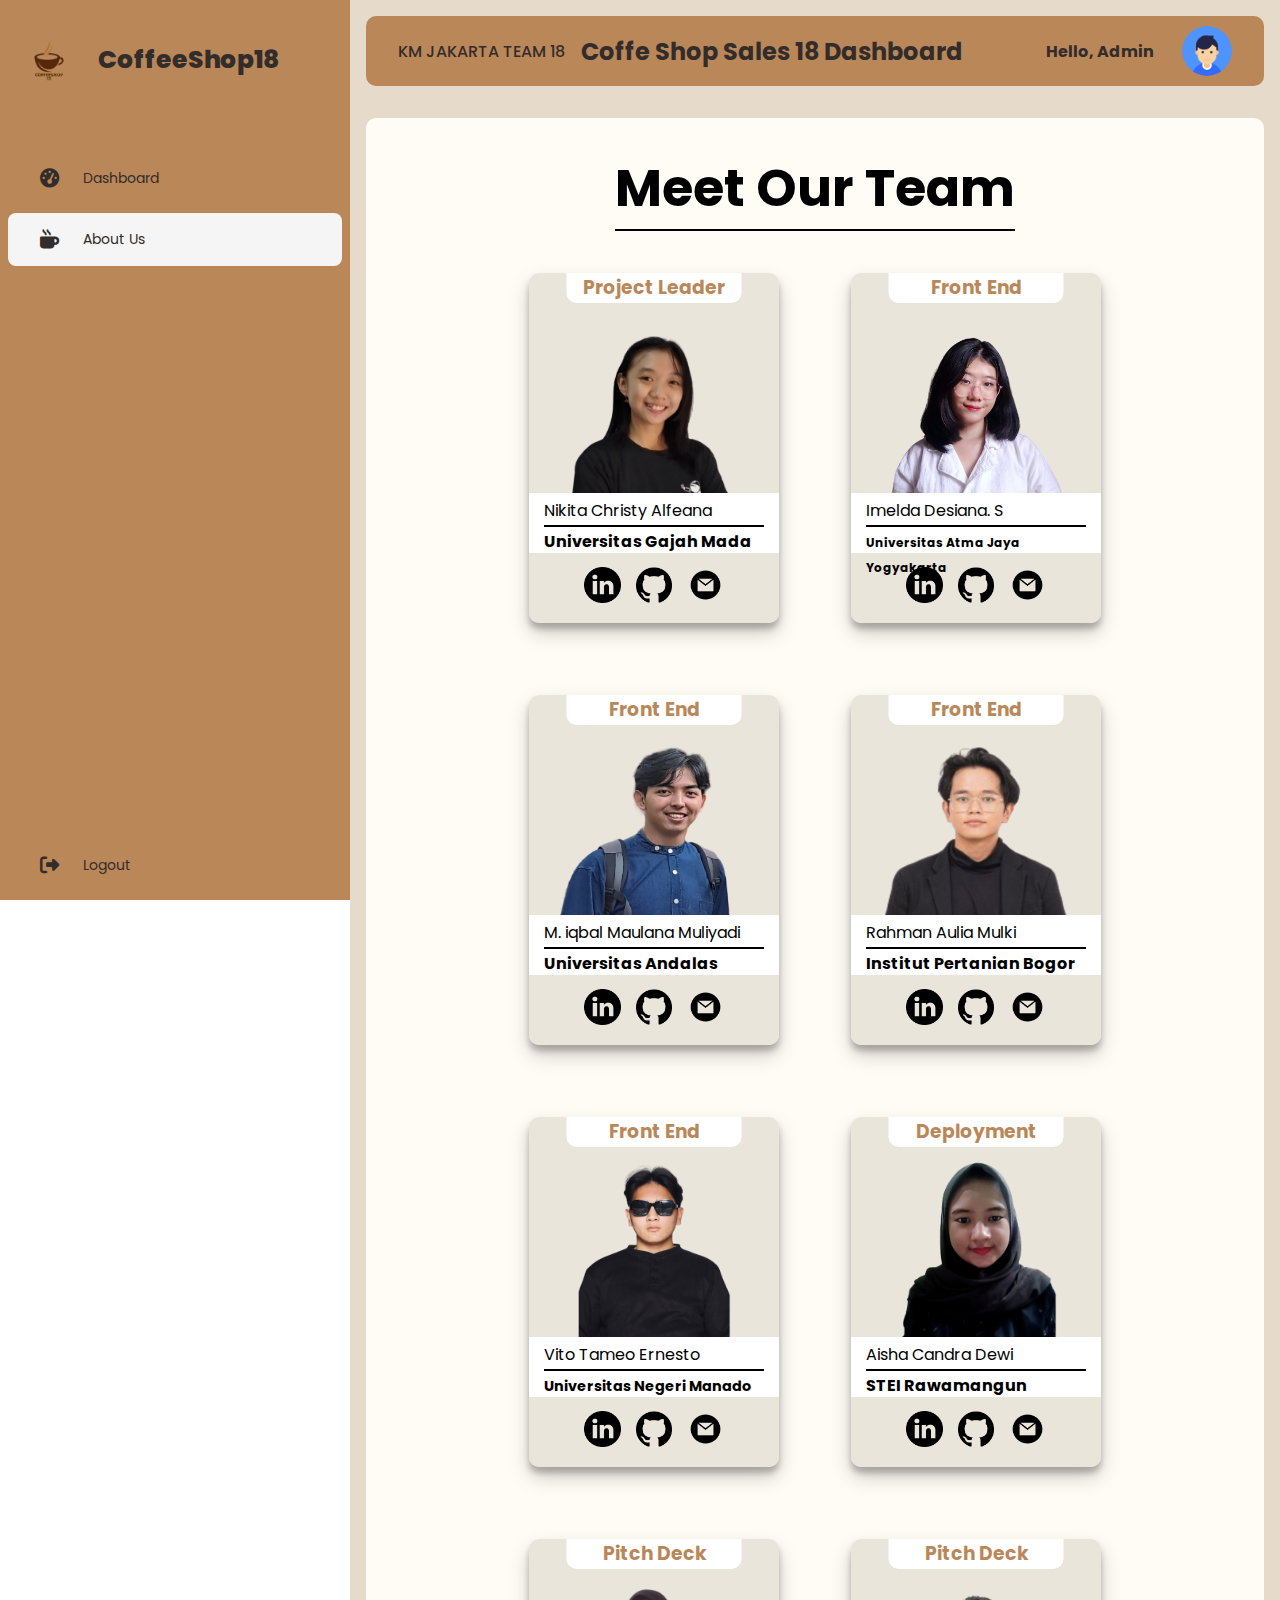
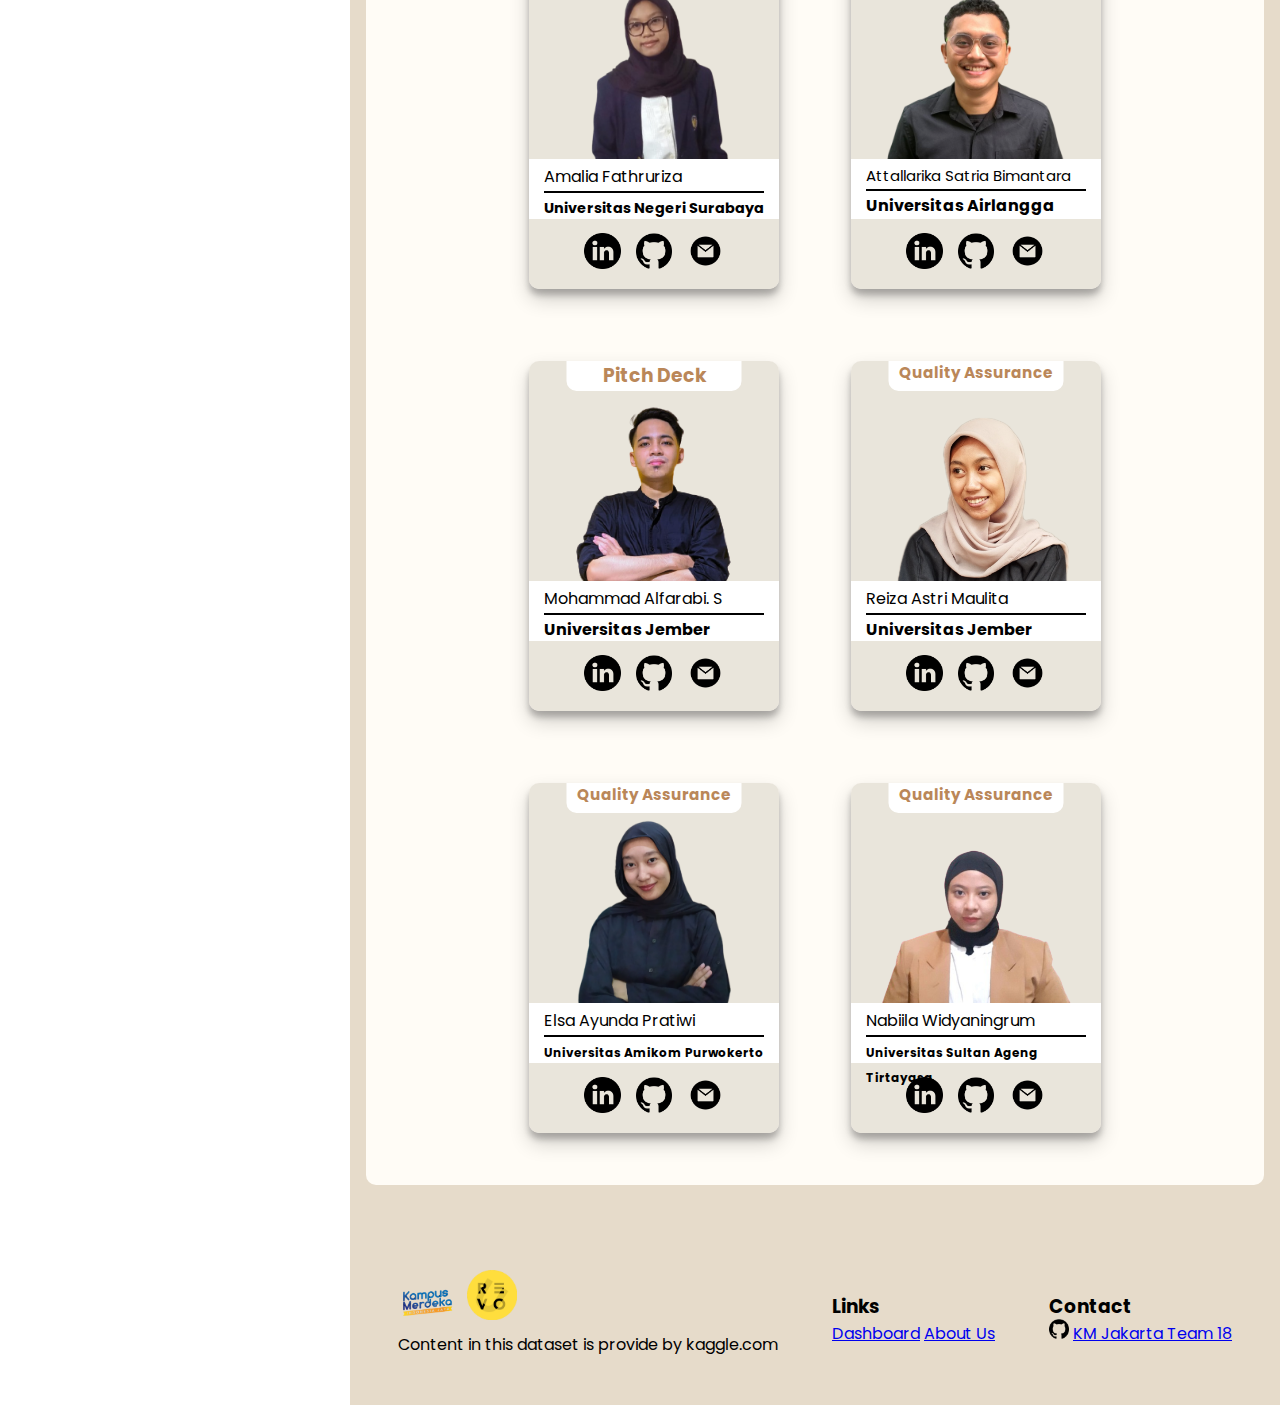
<file: about-us.html>
<!DOCTYPE html>
<html lang="en">
  <head>
    <meta charset="UTF-8" />
    <meta name="viewport" content="width=device-width, initial-scale=1.0" />
    <title>Dashboard Coffe Shop Sales 18</title>
    <link rel="stylesheet" href="/assets/css/style.css" />
    <link
      rel="stylesheet"
      href="https://cdnjs.cloudflare.com/ajax/libs/font-awesome/6.4.0/css/all.min.css"
    />
    <link
      rel="stylesheet"
      href="https://cdn.datatables.net/2.0.7/css/dataTables.dataTables.css"
    />
    <link
      rel="stylesheet"
      href="https://cdn.datatables.net/2.0.7/css/responsive.dataTables.min.css"
    />
    <meta name="viewport" content="width=device-width, initial-scale=1.0" />
  </head>
  <body>
    <div class="sidebar" id="sidebar">
      <div class="logo">
        <div class="logo-content">
          <img src="assets/img/coffeeshop2.png" class="logo1" />
          <span>CoffeeShop18</span>
        </div>
      </div>
      <ul class="menu">
        <li>
          <a href="index.html">
            <i class="fas fa-tachometer-alt"></i>
            <span>Dashboard</span>
          </a>
        </li>
        <li class="active">
          <a href="about-us.html">
            <i class="fas fa-mug-hot"></i>
            <span>About Us</span>
          </a>
        </li>
        <li class="logout">
          <a href="login.html">
            <i class="fas fa-sign-out-alt"></i>
            <span>Logout</span>
          </a>
        </li>
      </ul>
    </div>

    <div class="main">
      <div class="header">
        <div class="header_title">
          <span>KM JAKARTA TEAM 18</span>
          <h2>Coffe Shop Sales 18 Dashboard</h2>
        </div>
        <div class="user">
          <div class="hello-admin">
            <h4>Hello, Admin</h4>
          </div>
          <img src="assets/img/user.png" alt="" />
        </div>
      </div>

      <!-- About-Us -->
      <div class="card_container">
        <section id="team-card">
          <div class="heading">
            <div class="name-team">
              <b class="welcome">Meet Our Team</b>
            </div>
            <div class="line-1"></div>
          </div>
          <!-- Card-content -->
          <div class="card_content">
            <!--NIkita-->
            <div class="card">
              <div class="box">
                <div class="top-card">
                  <div class="role">
                    <h3>Project Leader</h3>
                  </div>
                </div>
                <div class="description">
                  <img src="assets/img/nikita.png" alt=""/>
                  <div class="desc-box">
                    <div class="name">Nikita Christy Alfeana</div>
                    <div class="line-2"></div>
                    <b class="university">Universitas Gajah Mada</b>
                  </div>
                </div>
                <div class="socmed">
                  <img src="assets/img/linkedin.png" class="linkedin-logo" alt=""/>
                  <img src="assets/img/github.png" class="github-logo" alt=""/>
                  <img src="assets/img/email.png" class="gmail-logo" alt=""/>
                </div>
              </div>
            </div>
            <!--Imel-->
            <div class="card">
              <div class="box">
                <div class="top-card">
                  <div class="role">
                    <h3>Front End</h3>
                  </div>
                </div>
                <div class="description">
                  <img src="assets/img/imelda.png" alt=""/>
                  <div class="desc-box">
                    <div class="name">Imelda Desiana. S</div>
                    <div class="line-2"></div>
                    <b class="very-long-university">Universitas Atma Jaya Yogyakarta</b>
                  </div>
                </div>
                <div class="socmed">
                  <img src="assets/img/linkedin.png" class="linkedin-logo" alt=""/>
                  <img src="assets/img/github.png" class="github-logo" alt=""/>
                  <img src="assets/img/email.png" class="gmail-logo" alt=""/>
                </div>
              </div>
            </div>
            <!--Iqbal-->
            <div class="card">
              <div class="box">
                <div class="top-card">
                  <div class="role">
                    <h3>Front End</h3>
                  </div>
                </div>
                <div class="description">
                  <img src="assets/img/iqbal.png" alt=""/>
                  <div class="desc-box">
                    <div class="name">M. iqbal Maulana Muliyadi</div>
                    <div class="line-2"></div>
                    <b class="university">Universitas Andalas</b>
                  </div>
                </div>
                <div class="socmed">
                  <img src="assets/img/linkedin.png" class="linkedin-logo" alt=""/>
                  <img src="assets/img/github.png" class="github-logo" alt=""/>
                  <img src="assets/img/email.png" class="gmail-logo" alt=""/>
                </div>
              </div>
            </div>
            <!--Rahman-->
            <div class="card">
              <div class="box">
                <div class="top-card">
                  <div class="role">
                    <h3>Front End</h3>
                  </div>
                </div>
                <div class="description">
                  <img src="assets/img/rahman.png" alt=""/>
                  <div class="desc-box">
                    <div class="name">Rahman Aulia Mulki</div>
                    <div class="line-2"></div>
                    <b class="university">Institut Pertanian Bogor</b>
                  </div>
                </div>
                <div class="socmed">
                  <img src="assets/img/linkedin.png" class="linkedin-logo" alt=""/>
                  <img src="assets/img/github.png" class="github-logo" alt=""/>
                  <img src="assets/img/email.png" class="gmail-logo" alt=""/>
                </div>
              </div>
            </div>
            <!--vito-->
            <div class="card">
              <div class="box">
                <div class="top-card">
                  <div class="role">
                    <h3>Front End</h3>
                  </div>
                </div>
                <div class="description">
                  <img src="assets/img/vito.png" alt=""/>
                  <div class="desc-box">
                    <div class="name">Vito Tameo Ernesto</div>
                    <div class="line-2"></div>
                    <b class="long-university">Universitas Negeri Manado</b>
                  </div>
                </div>
                <div class="socmed">
                  <img src="assets/img/linkedin.png" class="linkedin-logo" alt=""/>
                  <img src="assets/img/github.png" class="github-logo" alt=""/>
                  <img src="assets/img/email.png" class="gmail-logo" alt=""/>
                </div>
              </div>
            </div>
            <!--Icha-->
            <div class="card">
              <div class="box">
                <div class="top-card">
                  <div class="role">
                    <h3>Deployment</h3>
                  </div>
                </div>
                <div class="description">
                  <img src="assets/img/icha.png" alt=""/>
                  <div class="desc-box">
                    <div class="name">Aisha Candra Dewi</div>
                    <div class="line-2"></div>
                    <b class="university">STEI Rawamangun</b>
                  </div>
                </div>
                <div class="socmed">
                  <img src="assets/img/linkedin.png" class="linkedin-logo" alt=""/>
                  <img src="assets/img/github.png" class="github-logo" alt=""/>
                  <img src="assets/img/email.png" class="gmail-logo" alt=""/>
                </div>
              </div>
            </div>
            <!--Amalia-->
            <div class="card">
              <div class="box">
                <div class="top-card">
                  <div class="role">
                    <h3>Pitch Deck</h3>
                  </div>
                </div>
                <div class="description">
                  <img src="assets/img/amalia.png" alt=""/>
                  <div class="desc-box">
                    <div class="name">Amalia Fathruriza</div>
                    <div class="line-2"></div>
                    <b class="long-university">Universitas Negeri Surabaya </b>
                  </div>
                </div>
                <div class="socmed">
                  <img src="assets/img/linkedin.png" class="linkedin-logo" alt=""/>
                  <img src="assets/img/github.png" class="github-logo" alt=""/>
                  <img src="assets/img/email.png" class="gmail-logo" alt=""/>
                </div>
              </div>
            </div>
            <!--Bima-->
            <div class="card">
              <div class="box">
                <div class="top-card">
                  <div class="role">
                    <h3>Pitch Deck</h3>
                  </div>
                </div>
                <div class="description">
                  <img src="assets/img/bima.png" alt=""/>
                  <div class="desc-box">
                    <div class="long-name">Attallarika Satria Bimantara</div>
                    <div class="line-2"></div>
                    <b class="university">Universitas Airlangga</b>
                  </div>
                </div>
                <div class="socmed">
                  <img src="assets/img/linkedin.png" class="linkedin-logo" alt=""/>
                  <img src="assets/img/github.png" class="github-logo" alt=""/>
                  <img src="assets/img/email.png" class="gmail-logo" alt=""/>
                </div>
              </div>
            </div>
            <!--Abi-->
            <div class="card">
              <div class="box">
                <div class="top-card">
                  <div class="role">
                    <h3>Pitch Deck</h3>
                  </div>
                </div>
                <div class="description">
                  <img src="assets/img/abi.png" alt=""/>
                  <div class="desc-box">
                    <div class="name">Mohammad Alfarabi. S</div>
                    <div class="line-2"></div>
                    <b class="university">Universitas Jember</b>
                  </div>
                </div>
                <div class="socmed">
                  <img src="assets/img/linkedin.png" class="linkedin-logo" alt=""/>
                  <img src="assets/img/github.png" class="github-logo" alt=""/>
                  <img src="assets/img/email.png" class="gmail-logo" alt=""/>
                </div>
              </div>
            </div>
            <!--Reiza-->
            <div class="card">
              <div class="box">
                <div class="top-card">
                  <div class="long-role">
                    <h3>Quality Assurance</h3>
                  </div>
                </div>
                <div class="description">
                  <img src="assets/img/reiza.png" alt=""/>
                  <div class="desc-box">
                    <div class="name">Reiza Astri Maulita</div>
                    <div class="line-2"></div>
                    <b class="university">Universitas Jember</b>
                  </div>
                </div>
                <div class="socmed">
                  <img src="assets/img/linkedin.png" class="linkedin-logo" alt=""/>
                  <img src="assets/img/github.png" class="github-logo" alt=""/>
                  <img src="assets/img/email.png" class="gmail-logo" alt=""/>
                </div>
              </div>
            </div>
            <!--Elsa-->
            <div class="card">
              <div class="box">
                <div class="top-card">
                  <div class="long-role">
                    <h3>Quality Assurance</h3>
                  </div>
                </div>
                <div class="description">
                  <img src="assets/img/elsa.png" alt=""/>
                  <div class="desc-box">
                    <div class="name">Elsa Ayunda Pratiwi</div>
                    <div class="line-2"></div>
                    <b class="very-long-university">Universitas Amikom Purwokerto</b>
                  </div>
                </div>
                <div class="socmed">
                  <img src="assets/img/linkedin.png" class="linkedin-logo" alt=""/>
                  <img src="assets/img/github.png" class="github-logo" alt=""/>
                  <img src="assets/img/email.png" class="gmail-logo" alt=""/>
                </div>
              </div>
            </div>
            <!--widy-->
            <div class="card">
              <div class="box">
                <div class="top-card">
                  <div class="long-role">
                    <h3>Quality Assurance</h3>
                  </div>
                </div>
                <div class="description">
                  <img src="assets/img/widya.png" alt=""/>
                  <div class="desc-box">
                    <div class="name">Nabiila Widyaningrum</div>
                    <div class="line-2"></div>
                    <b class="very-long-university">Universitas Sultan Ageng Tirtayasa</b>
                  </div>
                </div>
                <div class="socmed">
                  <img src="assets/img/linkedin.png" class="linkedin-logo" alt=""/>
                  <img src="assets/img/github.png" class="github-logo" alt=""/>
                  <img src="assets/img/email.png" class="gmail-logo" alt=""/>
                </div>
              </div>
            </div>
        </section>
      </div>

      <!-- Footer -->
      <footer>
        <div class="footer_container">
          <div class="footer_content">
            <div class="company" id="company">
              <img
                class="logo"
                src="assets/img/km-logo.png"
                alt="logo kampus merdeka"
              />
              <img
                class="logo"
                src="assets/img/revou-logo.png"
                alt="logo revou"
              />
              <p>Content in this dataset is provide by kaggle.com</p>
            </div>
            <div class="footer_link" id="footer_link">
              <h3>Links</h3>
              <div class="links">
                <a href="index.html">Dashboard</a>
                <a href="about-us.html">About Us</a>
              </div>
            </div>
            <div class="col" id="contact">
              <h3>Contact</h3>
              <div class="contact-details">
                <img
                  class="logo"
                  src="assets/img/github.png"
                  alt="logo github"
                />
                <a
                  target="_blank"
                  href="https://github.com/Kampus-Merdeka-Software-Engineering/km-feb24-jakarta-18/"
                  >KM Jakarta Team 18</a
                >
              </div>
            </div>
          </div>
        </div>
      </footer>
    </div>
  </body>
</html>
</file>
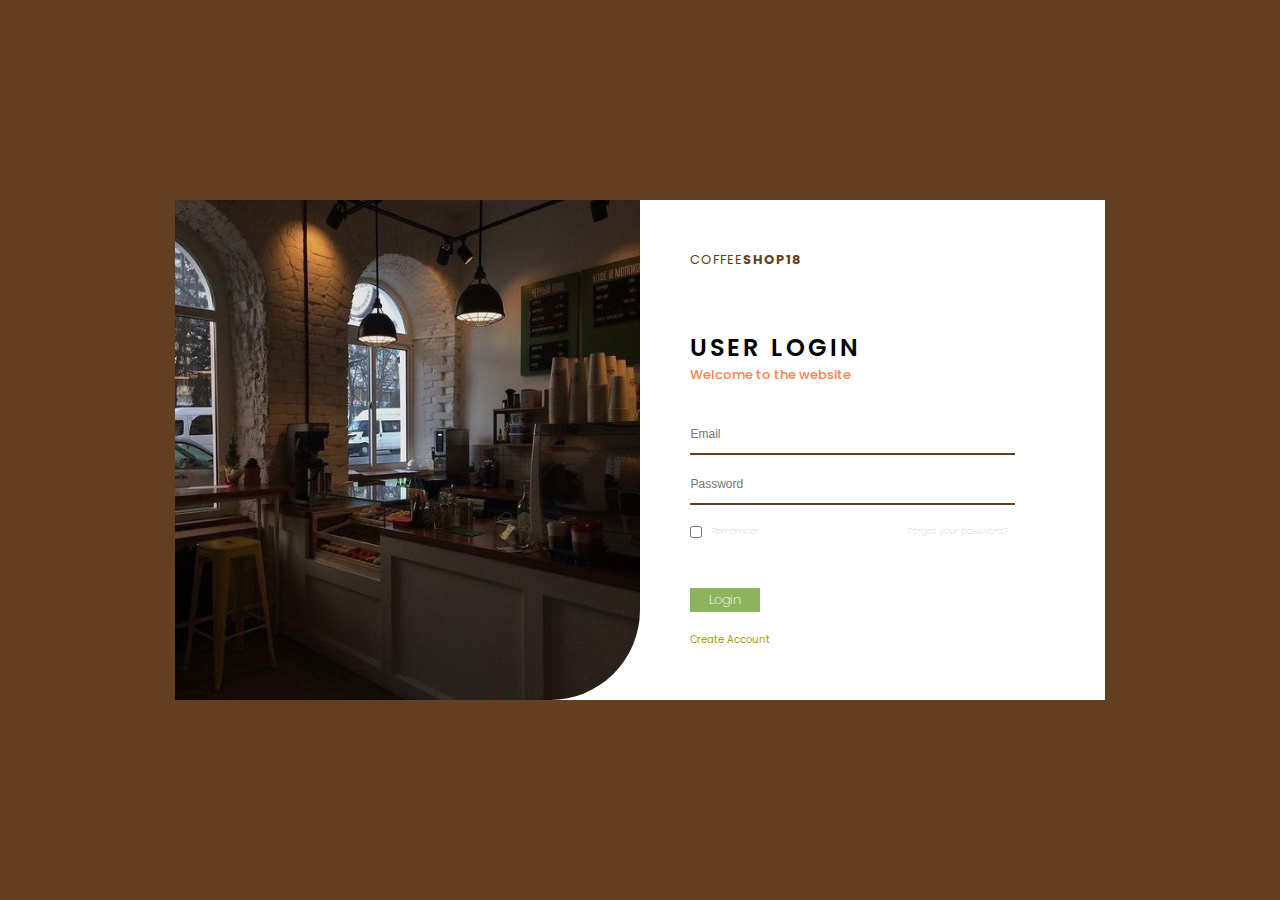
<file: login.html>
<!DOCTYPE html>
<html lang="en">
<head>
    <meta charset="UTF-8">
    <meta http-equiv="X-UA-Compatible" content="IE=edge">
    <meta name="viewport" content="width=device-width, initial-scale=1.0">

    <link rel="preconnect" href="https://fonts.googleapis.com">
    <link rel="preconnect" href="https://fonts.gstatic.com" crossorigin>
    <link href="https://fonts.googleapis.com/css2?family=Poppins:wght@400;500;700&display=swap" rel="stylesheet">
    <title>Halaman Login</title>
    <link rel="stylesheet" href="assets/css/login.css">
</head>

<body>
    <div class="container">
        <div class="content-area">
            <img class="image" src="assets/img/coffeeshoplogin.jpg" alt="Login Picture">
        </div>
        <div class="content-area">
            <div class="right-area">
                <p class="company-name">
                    COFFEE<span class="text-company">SHOP18</span>  
                </p>
                <div class="title">
                    USER LOGIN
                </div>
                <div class="text-welcome">
                    Welcome to the website
                </div>
                <div class="input">
                    <input class="input-email" placeholder="Email">
                    
                </div>
                <div class="input">
                    <input class="input-pass" type="password" placeholder="Password">
                    
                </div>
                <div class="remember-forgot">
                    <div class="ceklis">
                        <input class="box-check" type="checkbox">
                        <span class="remember">Remember</span>
                    </div>
                    <div class="forgot">
                        Forgot your password? 
                    </div>
                </div>

                <div class="login-button">
                    Login
                </div>

                <div class="create-acc">
                    Create Account
                </div>
            </div>
        </div>
    </div>  
</body>
<script src="assets/js/login.js"></script>
</html>
</file>
<file: assets/css/style.css>
@import url('https://fonts.googleapis.com/css2?family=Poppins:wght@100;200;300;400;500;600;700;800;900&display=swap');

* {
    margin: 0;
    padding: 0;
    border: none;
    outline: none;
    box-sizing: border-box;
    font-family: 'Poppins', Helvetica, sans-serif;
}

body {
    display: flex;
    min-height: 100vh;
}

/* Sidebar styles */
.sidebar {
    position: fixed;
    top: 0;
    left: 0;
    bottom: 0;
    width: 110px;
    padding: 1.7rem 0;
    background: rgb(186, 135, 89);
    overflow: hidden;
    transition: width 0.5s;
    z-index: 1000;
}
.sidebar:hover {
    width: 350px;
    transition: width 0.5s linear;
}
.logo {
    list-style: none;
    padding: 0;
    margin-top: -1rem;
}
.logo-content {
    padding: 1rem;
    margin: 8px 8px;
    border-radius: 8px;
    transition: all 0.5s ease-in-out;
    color: rgb(50, 44, 43);
    font-size: 25px;
    font-weight: 800;
    text-decoration: none;
    text-align: center;
    display: flex;
    align-items: center;
    gap: 1.5rem;
}

.logo1{
    max-width: 50px;

}
.logo-content span{
    opacity: 0;
    transition: opacity 0.5s;
}
.sidebar:hover .logo span {
    opacity: 1;
}
.menu {
    list-style: none;
    padding: 0;
    margin-top: 3.2rem;
}
.menu li {
    padding: 1rem 2rem;
    margin: 8px 8px;
    border-radius: 8px;
    transition: all 0.5s ease-in-out;
}
.menu li:hover,
.logout li:hover,
.menu li.active {
    background-color: whitesmoke;
}
.menu a {
    color: rgb(50, 44, 43);
    font-size: 14px;
    text-decoration: none;
    display: flex;
    align-items: center;
    gap: 1.5rem;
}
.menu a span {
    opacity: 0;
    transition: opacity 0.5s;
}
.sidebar:hover .menu a span {
    opacity: 1;
}
.menu a i {
    font-size: 1.2rem;
}
.logout {
    position: absolute;
    bottom: 0;
    left: 0;
    width: 100%;
    padding: 1rem 2rem;
}
.logout a {
    display: flex;
    align-items: center;
    gap: 1.5rem;
}
.logout a span {
    opacity: 0;
    transition: opacity 0.5s;
}

.sidebar:hover .logout a span {
    opacity: 1;
}

/* Main content styles */
.main {
    margin-left: 110px;
    padding: 1rem;
    width: calc(100% - 110px);
    background-color: rgb(230, 219, 202);
    transition: margin-left 0.5s, width 0.5s;
}
.sidebar:hover ~ .main {
    margin-left: 350px;
    width: calc(100% - 350px);
}
.header {
    display: flex;
    justify-content: space-between;
    align-items: center;
    flex-wrap: wrap;
    background: rgb(186, 135, 89);
    border-radius: 10px;
    box-shadow: 10px gray;
    padding: 10px 2rem;
}
.header img {
    width: 50px;
    height: 50px;
    cursor: pointer;
    border-radius: 50%;
}
.header_title {
    color: rgb(50, 44, 43);
    font-weight:500;
    display: flex;
    align-items: center;
    gap: 1rem;
}

.km-logo{
    border-radius: 0;
}
.user {
    display: flex;
    align-items: center;
    gap: 1rem;
}
.hello-admin {
    color: rgb(50, 44, 43);
    display: flex;
    align-items: center;
    gap: 10px;
    padding: 4px 12px;
}
.filter-container {
    border-radius: 10px;
    background-color: rgb(230, 219, 202);
    display: flex;
    align-items: center;
    padding: 0 0 1.2rem 1.2rem;
    gap: 2rem;
    margin-left: 27px;
}
.filter-dropdown {
    padding: 1.2rem;
    width: 290px;
    height: 80px;
    display: flex;
    flex-direction: column;
    justify-content: space-between;
}

.filter-dropdown label {
    color: #322c2b;
    font-size: 14px;
    margin-bottom: 5px;
}

.filter-dropdown select {
    padding: 10px;
    font-size: 14px;
    color: #322c2b;
    background-color: white;
    border: 1px solid #623f20;
    border-radius: 5px;
    outline: none;
}

.filter-dropdown option {
    color:#322c2b;
    background-color: white;
}

/* Dropdown hover and focus effects */
.filter-dropdown select:hover {
    border-color:  #fc7f7f; 
}

.filter-dropdown select:focus {
    border-color:#ffa1a1; 
    box-shadow: 0 0 5px #ffa1a1; 
}

.scorecard_container {
    background-color: rgb(255, 252, 246);
    padding: 2rem;
    border-radius: 10px;
    margin-top: 2rem;
}
.scorecard_content {
    display: flex;
    flex-wrap: wrap;
    align-items: center;
    justify-content: center;
    gap: 2rem;
}
.scorecard_title {
    color: rgb(50, 44, 43);
    padding-bottom: 10px;
    font-size: 20px;
}
.scorecard {
    background-color: rgb(230, 219, 202);
    border-radius: 10px;
    padding: 1.2rem;
    width: 290px;
    height: 110px;
    display: flex;
    flex-direction: column;
    justify-content: space-between;
    transition: all 0.5s ease-in-out;
}
.scorecard:hover {
    transform: translateY(-5px);
}
.scorecard_header {
    display: flex;
    justify-content: space-between;
    align-items: center;
    margin-bottom: 20px;
}
.amount {
    display: flex;
    flex-direction: column;
}
.title {
    font-size: 14px;
    font-weight: 500;
}
.amount_value {
    font-size: 28px;
    font-family: Arial, Helvetica, sans-serif;
    font-weight: 600;
}
.icon {
    color: #f7f7f7;
    padding: 1rem;
    height: 60px;
    width: 60px;
    text-align: center;
    border-radius: 50%;
    font-size: 1.5rem;
    background: rgb(186, 135, 89);
}
.scorecard_detail {
    color: green;
    font-family: Arial, Helvetica, sans-serif;
    letter-spacing: 2px;
}
.chart_container {
    background-color: rgb(255, 252, 246);
    margin-top: 1rem;
    border-radius: 10px;
    padding: 2rem;
    display: flex;
    justify-content: space-between;
    flex-wrap: wrap;
}
.chart_content {
    width: 100%;
    max-width: 30%;
    margin-bottom: 1rem;
}
.chart_content1 {
    width: 100%;
    max-width: 50%;
    margin-bottom: 1rem;
}
.chart_content_table {
    width: 100%;
    flex-grow: 1;
}
#doughnut {
    width: 100%;
    height: 100px;
}
.main_title_table {
    display: flex;
    justify-content: left;
}
#myTable {
    border-collapse: collapse;
    margin: 25px 0;
    font-size: 0.9em;
    min-width: 400px;
    border-radius: 5px 5px 0 0;
    overflow: hidden;
    box-shadow: 0 0 20px rgba(0, 0, 0, 0.15);
    max-width: 100%;
}
#myTable thead tr {
    background-color: rgb(186, 135, 89);
    color: #ffffff;
    text-align: left;
    font-weight: bold;
}
#myTable th,
#myTable td {
    padding: 12px 15px;
}
#myTable tbody tr {
    border-bottom: 1px solid #dddddd;
}
#myTable tbody tr:nth-of-type(even) {
    background-color: #f3f3f3;
}
#myTable tbody tr:last-of-type {
    border-bottom: 2px solid rgb(186, 135, 89);
}
#myTable tbody tr.active-row {
    font-weight: bold;
    color: rgb(186, 135, 89);
}

/* about us card */
.card_container {
    background-color: rgb(255, 252, 246);
    padding: 2rem;
    border-radius: 10px;
    margin-top: 2rem;
}

.card_content{
    display: flex;
    flex-wrap: wrap;
    align-items: center;
    justify-content: center;
    gap: 2rem;
}

.welcome{
    font: Helvetica;
    font-size: 4vw ;
}

#team-card{
    width: 100%;
    min-height: 100vh;
    display: flex;
    justify-content: center;
    align-items: center;
    flex-direction: column;
    gap: 20px;
}

.line-1{
    border: 1.8px solid;
    border-color: var(--coklat);
    width:100%;
    margin-top:2px;
    margin-bottom:2px;
}

.card{
    display: flex;
    flex-direction: column;
    justify-content: space-between;
    flex-wrap: wrap;
    gap: 0;
}

.box{
    width: 250px;
    height: 350px;
    background-color: rgba(227, 222, 212, 0.8);
    display: flex;
    flex-direction: column;
    align-items: center;
    justify-content: space-between;
    padding: 20px;
    border-radius: 10px;
    margin: 20px;
    position: relative;
    box-shadow: rgba(0, 0, 0, 0.19) 0px 10px 20px, rgba(0, 0, 0, 0.23) 0px 6px 6px;
}

.box:hover{
    transform: scale(1.01);
    transition: all ease 0.1s;
}

.top-card{
    width: 70%;
    height: 30px;
    position: absolute;
    justify-content: center;
    align-items: center;
    left: 50%;
    top:0;
    transform: translate(-50%);
    background-color: white;
    border-radius: 0 0 10px 10px;
}

.role{
    text-align: center;
    color:  rgb(186, 135, 89);
}

.long-role{
    font-size: 13px;
    text-align: center;
    color:  rgb(186, 135, 89);
}

.description{
    display: flex;
    justify-content: center;
    align-items: center;
    flex-direction: column;
}
.desc-box{
    width: 250px;
    height: 60px;
    background-color: white;
    padding: 5px 15px 10px 15px;
    text-align: left;
}
.long-name {
    font-size: 15px;
}
.long-university {
    font-size: 14.4px;
}

.very-long-university {
    font-size: 12px;
}
.description img{
    width: 200px;
    height: 200px;
    margin: 0px;
    overflow: hidden;
    object-fit: cover;
    object-position: center;
}

.line-2{
    border: 1.5px solid;
    border-color: var(--coklat);
    width: 100%;
    margin-top:2px;
    margin-bottom:2px;
    align-content: center;
}

.socmed{
    width: 15%;
    height: 15%;
    display: flex;
    justify-content: center;
    padding-top: 10px;
    line-height: 45px;
    gap: 15px;
}

/*Footer*/
.footer {
    display: flex;
    justify-content: space-between;
    align-items: center;
    flex-wrap: wrap;
    background: rgb(186, 135, 89);
    border-radius: 10px;
    box-shadow: 10px gray;
    padding: 10px 2rem;
    margin-bottom: 1rem;
}

.footer_container{
    margin-top:4rem;
    padding: 2rem;
}

.footer_content{
    display: flex;
    justify-content: space-between;
    align-items: center;
    flex-wrap: wrap;
}

.company .logo{
    width: 60px;
    padding: 5px;
}

.contact-details .logo{
    width: 20px;
}


/* Responsive styles */
@media (max-width: 1200px) {
    .scorecard, .chart_content, .chart_content1 {
        width: 100%;
        max-width: 100%;
    }
    .main_title_table, #myTable {
        max-width: 100%;
    }
}

@media (max-width: 768px) {
    .header, .header_title {
        flex-direction: column;
        align-items: flex-start;
    }
    
    .scorecard, .chart_content, .chart_content1 {
        width: 100%;
        max-width: 100%;
    }
    .search_box {
        width: 100%;
    }
    .sidebar {
        max-width: 100px;
        position: fixed;
        bottom: 0;
        left: 0;
        right: 0;
        transition: height 0.5s linear;
        margin-right: 30px;
    }
    .sidebar:hover {
        max-width: 300px;
        transition: height 0.5s linear;
    }
    .sidebar:hover ~ .main {
        margin-left: 300px;
        width: calc(100% - 250px);
    } 
    .main {
        margin-left: 100px;
        padding: 1rem 0.5rem;
        transition: margin-left 0.5s, width 0.5s;
    }
    .header {
        padding: 10px 1rem;
    }
    .chart_container, .filter-container {
        flex-direction: column;
        align-items: center;
    }
    #myTable {
        display: block;
        max-width: 100%;
        overflow-x: auto;
    }
}

@media (max-width: 576px) {
    .header {
        flex-direction: column;
        align-items: flex-start;
    }
    .scorecard, .chart_content, .chart_content1 {
        width: 100%;
        max-width: 100%;
    }
    .search_box {
        width: 100%;
    }
    .sidebar {
        max-width: 80px;
        height: auto;
        position: fixed;
        bottom: 0;
        left: 0;
        right: 0;
        transition: height 0.5s linear;
    }
    .sidebar:hover {
        max-width:250px;
        transition: height 0.5s linear;
    }
    .sidebar:hover ~ .main {
        margin-left: 250px;
        width: calc(100% - 250px);
    } 
    .main {
        margin-left: 80px;
        width: 100%;
        padding: 1rem 0.5rem;
        transition: margin-left 0.5s, width 0.5s;
    }
    .header {
        padding: 10px 1rem;
    }
    .chart_container, .chart_container1, .filter-container{
        flex-direction: column;
        align-items: center;
    }
    #myTable {
        display: block;
        max-width: 100%;
        overflow-x: auto;
    }

    .logo-content{
        flex-direction: column;
        align-items: center;
    }
}

@media(max-width:612px){
    .box{
        flex-grow: 0.7;
    }
}
</file>
<file: assets/css/login.css>
:root{
    --Background: #623f20; 
    --Background-Container:#f7f7f7;
    --Text-Company: #623f20;    
    --Text-Title: #000000; 
    --Text_Welcome:#fd824e; 

    --Text-Placeholder: #425466;
    --Line:#623f20; 

    --Login-Btn:#8eb35d; 
    --Login-Btn-hover: #fc7f7f; 
    --Login-Btn-active:#ffa1a1; 
    --Text_Create_Acc:#A29D03; 

}
*{
    box-sizing: border-box;
    margin: 0;
    padding: 0;
}
body{
    font-family: "Poppins";
    display: flex;
    justify-content: center;
    align-items:center;
    align-content:center;
    text-align: left;
    height: 100vh;
    background-color: var(--Background);
}

.container{
    background-color: #FFFFFF;
    display: flex;
    flex-direction: row;
    width: 930px;
    box-shadow: rgba(78, 91, 107, 0.5);
}

.content-area{
        background-color: #FFFFFF;
        display: flex;
        flex-direction: column;
        text-align: left;
        width: 465px;
}

.right-area{
    display: flex;
    flex-direction: column;
    justify-content: left;
    align-items: left;
    align-content:left;
    width: 325px;
    margin-left: 50px;

}

.company-name,
.text-company{
    font-size:small;
    font-weight: 400;
    letter-spacing: 1px;
    color: var(--Text-Company);
    margin-top: 50px;
    margin-bottom: 60px;
    
}
.text-company{
    font-weight: 700;
}

.title{
    font-size: x-large;
    font-weight:600;
    letter-spacing: 3px;
}

.text-welcome{
    font-size: small;
    font-weight: 500;
    letter-spacing:normal;
    color: var(--Text_Welcome);
    margin-bottom: 30px;
}

input{
    padding: 0.5px;
    width: 100%;
    height: 40px;
    font-size: 12px;
    background: none;
    outline: none;
    border-top: none;
    border-left: none;
    border-right: none;
    border-bottom: 2px solid var(--Line);
}

.input-email{
    margin-bottom: 10px;
}

.remember-forgot{
    display: flex;
    flex-direction: row;
    font-size:xx-small;
    font-weight: 100;
    color:#9caab8;
    align-items: center; 
    margin-top: 20px;
    margin-bottom: 30px;
}

.ceklis{
    display: flex;
    width: fit-content;
    margin-right: 150px;
    align-items: center;
}
.box-check{
    display: flex;
    flex-direction: row;
    width: 12px;
    height: 12px;
    filter: drop-shadow(blue);
    align-items: center;
}
.box-check:hover{
    color: var(--Line);
}

.box-check:active{
    color: #00DAE3;
}

.remember{
    margin-left: 10px;
    cursor: pointer;
}

.forgot{
    display: flex;
    width: fit-content;
    cursor: pointer;
}

.login-button{
    background-color:var(--Login-Btn);
    color: white;
    margin-top: 20px;
    margin-bottom: 20px;
    padding-top: 2px;
    padding-bottom: 2px;
    padding-left: 3px;
    padding-right: 3px;
    font-size: small;
    font-weight:200;
    text-align:center;
    width: 70px;
    cursor: pointer;
}

.login-button:hover{
    background-color: var(--Login-Btn-hover);
    transition: 0.15s;
}

.login-button:active{
    background-color: var(--Login-Btn-active);
    transition: 0.15s;
}

.create-acc{
    font-size: x-small;
    color: var(--Text_Create_Acc);
    margin-bottom: 50px;
    cursor: pointer;
}
.image{
    border-bottom-right-radius: 90px;
    width: 100%;
    height: 500px;
}

/* Responsive styles */
@media (max-width: 768px) {
    body {
        height: auto;
        padding: 20px;
    }
    .container {
        width: 100%;
        flex-direction: column;
    }
    .content-area {
        width: 100%;
    }
    .right-area {
        width: 100%;
        margin-left: 0;
        padding: 20px;
    }
    .image {
        height: 300px;
        border-radius: 0 0 20px 20px;
        
    }
}

@media (max-width: 576px) {
    body {
        height: auto;
        padding: 10px;
    }
    .container {
        width: 100%;
        flex-direction: column;
    }
    .content-area {
        width: 100%;
    }
    .right-area {
        width: 100%;
        margin-left: 0;
        padding: 10px;
    }
    .image {
        height: 200px;
        border-radius: 0 0 15px 15px;
    }
    .company-name,
    .text-company,
    .title,
    .text-welcome,
    .remember-forgot,
    .login-button,
    .create-acc {
        text-align: center;
        margin-left: 0;
        margin-right: 0;
    }
}
</file>
